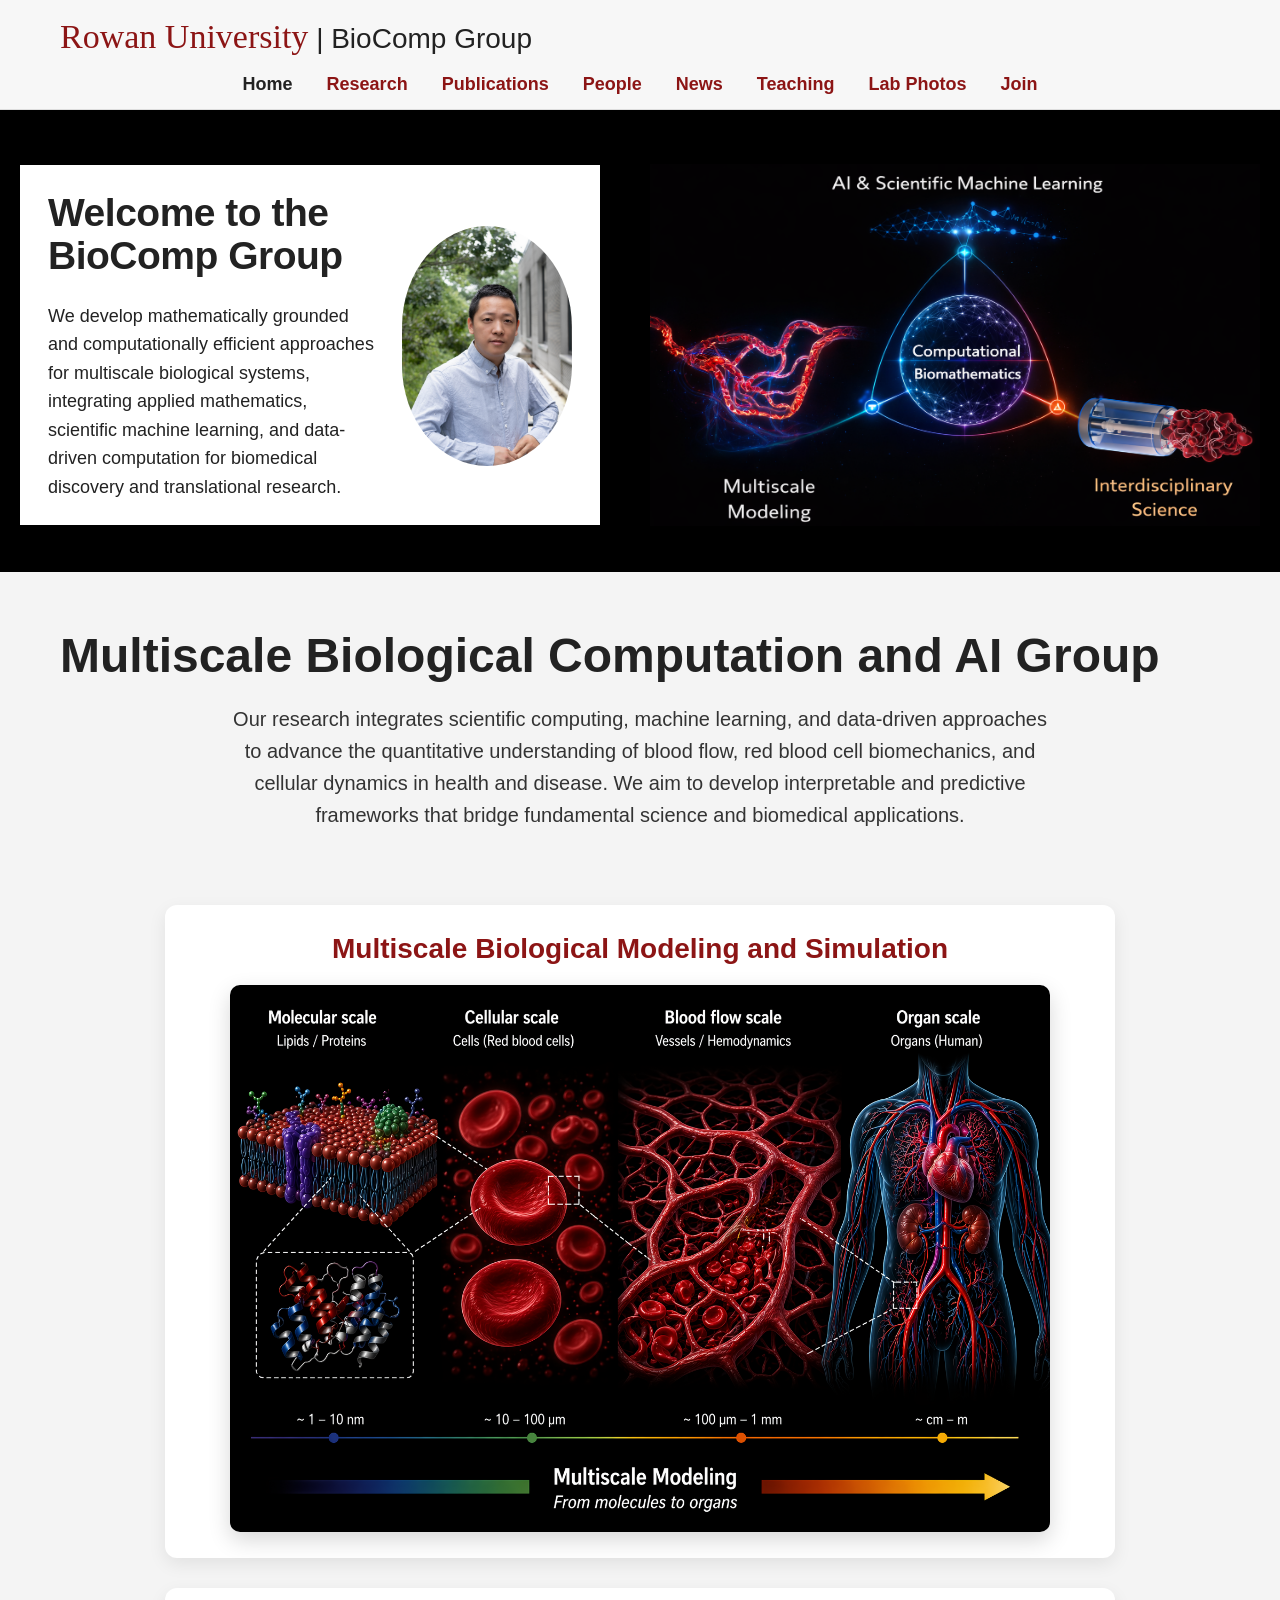
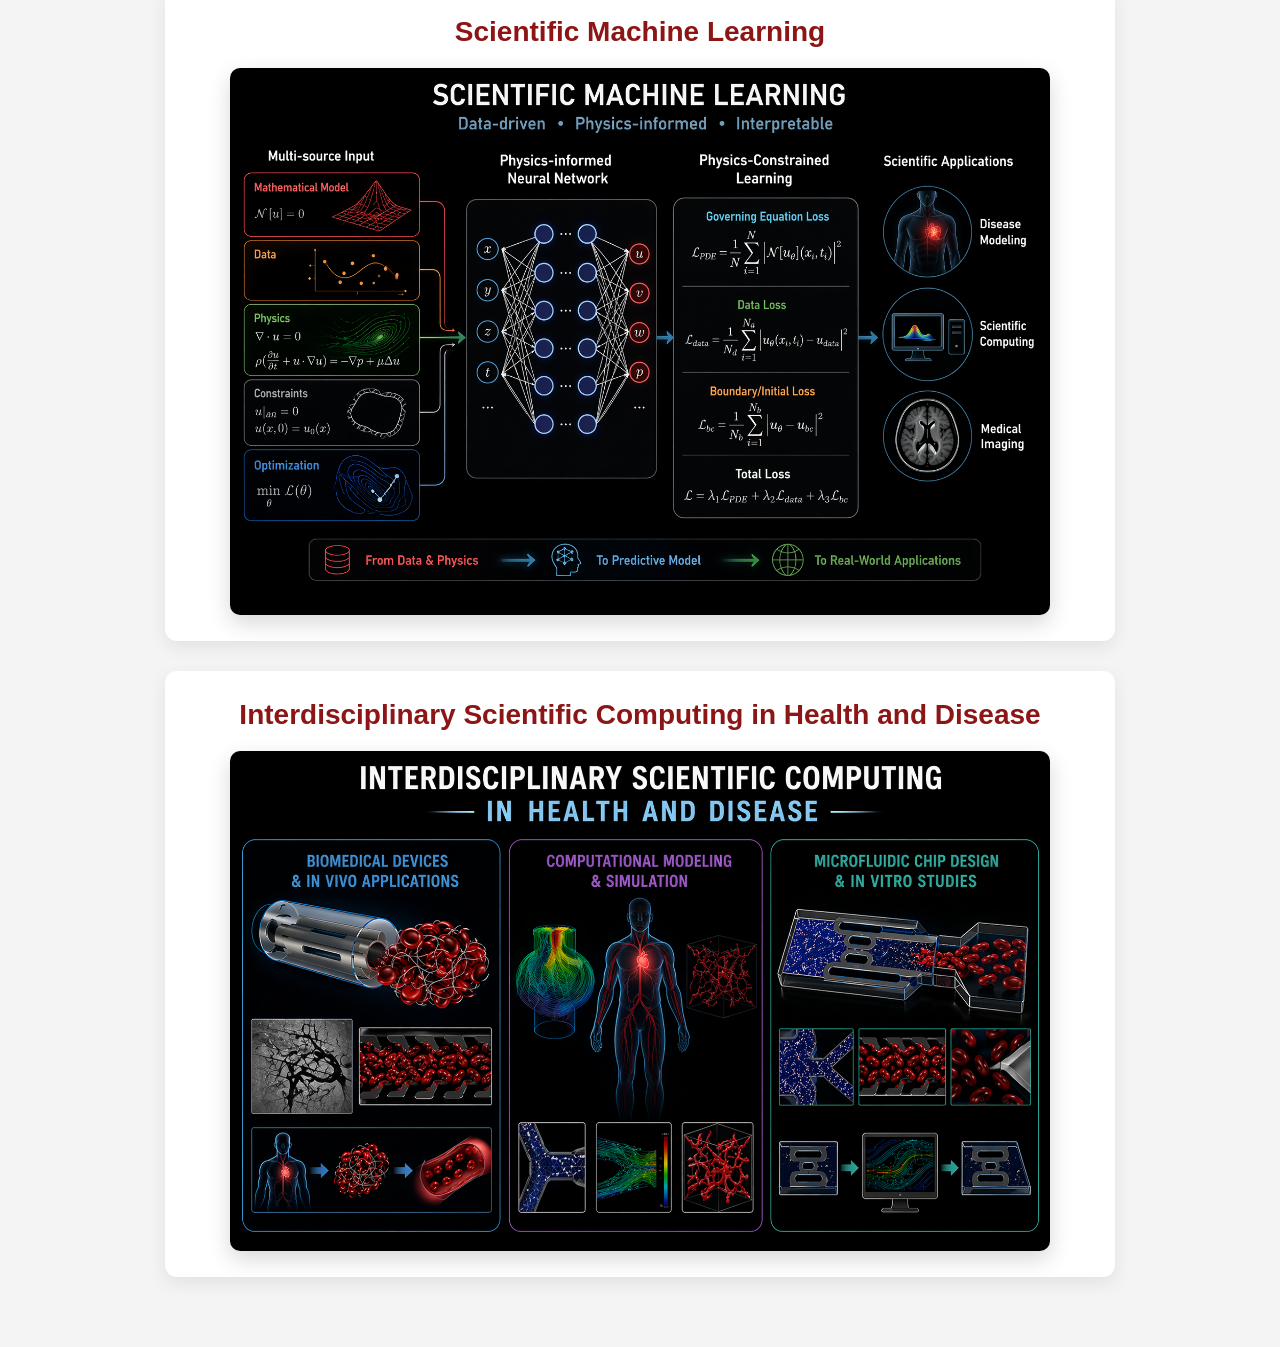
<file: index.html>
<!DOCTYPE html>
<html lang="en">
<head>
  <meta charset="UTF-8">
  <title>Home | BioComp Group</title>
  <link rel="stylesheet" href="style.css">
</head>

<body>

<header class="site-header">
  <div class="site-title">
    <span class="school">Rowan University</span> | BioComp Group
  </div>

  <nav class="top-nav">
    <a href="index.html" class="active">Home</a>
    <a href="research.html">Research</a>
    <a href="publications.html">Publications</a>
    <a href="people.html">People</a>
    <a href="news.html">News</a>
    <a href="teaching.html">Teaching</a>
    <a href="photos.html">Lab Photos</a>
    <a href="join.html">Join</a>
  </nav>
</header>

<!-- ===== HERO ===== -->
<section class="hero">
  <div class="hero-wrapper">

    <div class="hero-card">
      <div class="hero-content">

        <div class="hero-text">
          <h1>Welcome to the BioComp Group</h1>
          <p>
            We develop mathematically grounded and computationally efficient
            approaches for multiscale biological systems, integrating applied
            mathematics, scientific machine learning, and data-driven computation
            for biomedical discovery and translational research.
          </p>
        </div>

        <div class="hero-image">
          <img src="Guansheng_Li.jpg" alt="Guansheng Li">
        </div>

      </div>
    </div>

    <div class="hero-research-figure">
      <img src="Homepage.png" alt="Research overview">
    </div>

  </div>
</section>

<!-- ===== INTRO ===== -->
<section class="section intro-section">
  <h3>Multiscale Biological Computation and AI Group</h3>

  <p class="intro-text">
    Our research integrates scientific computing, machine learning, and data-driven
    approaches to advance the quantitative understanding of blood flow, red blood
    cell biomechanics, and cellular dynamics in health and disease. We aim to
    develop interpretable and predictive frameworks that bridge fundamental science
    and biomedical applications.
  </p>
</section>

<!-- ===== HOME RESEARCH DIRECTIONS ===== -->
<section class="section home-research-section">


  <div class="home-research-cards">

    <a href="research_multiscale.html" class="card home-research-card">
      <h4>Multiscale Biological Modeling and Simulation</h4>
      <div class="home-research-image">
        <img src="research_multiscale.png" alt="Multiscale Biological Modeling and Simulation">
      </div>
    </a>

    <a href="research_sciml.html" class="card home-research-card">
      <h4>Scientific Machine Learning</h4>
      <div class="home-research-image">
        <img src="research_sciml.png" alt="Scientific Machine Learning">
      </div>
    </a>

    <a href="research_interdisciplinary.html" class="card home-research-card">
      <h4>Interdisciplinary Scientific Computing in Health and Disease</h4>
      <div class="home-research-image">
        <img src="research_interdisciplinary.png" alt="Interdisciplinary Scientific Computing in Health and Disease">
      </div>
    </a>

  </div>
</section>

</body>
</html>
</file>
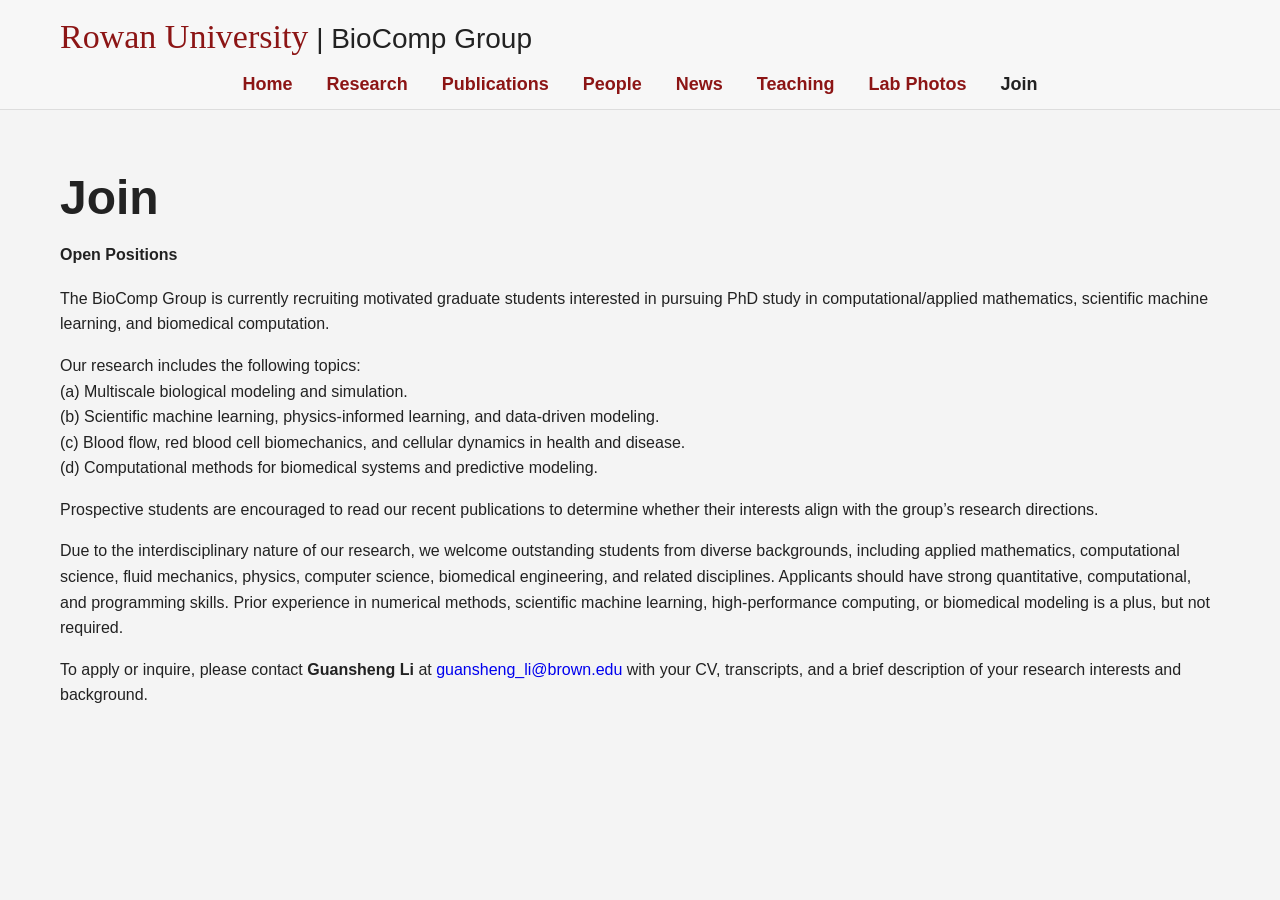
<file: join.html>
<!DOCTYPE html>
<html lang="en">
<head>
<meta charset="UTF-8">
<title>Join</title>
<link rel="stylesheet" href="style.css">
</head>

<body>

<header class="site-header">
  <div class="site-title">
    <span class="school">Rowan University</span> | BioComp Group
  </div>

  <nav class="top-nav">
    <a href="index.html">Home</a>
    <a href="research.html">Research</a>
    <a href="publications.html">Publications</a>
    <a href="people.html">People</a>
    <a href="news.html">News</a>
    <a href="teaching.html">Teaching</a>
    <a href="photos.html">Lab Photos</a>
    <a href="join.html" class="active">Join</a>
  </nav>
</header>

<section class="section">
<h3>Join</h3>

<div class="contact-list">
   <h4>Open Positions</h4>

<p>
  The BioComp Group is currently recruiting motivated graduate students interested in pursuing PhD study in computational/applied mathematics, scientific machine learning, and biomedical computation.
</p>

<p>
  Our research includes the following topics:<br>
  (a) Multiscale biological modeling and simulation.<br>
  (b) Scientific machine learning, physics-informed learning, and data-driven modeling.<br>
  (c) Blood flow, red blood cell biomechanics, and cellular dynamics in health and disease.<br>
  (d) Computational methods for biomedical systems and predictive modeling.
</p>

<p>
  Prospective students are encouraged to read our recent publications to determine whether their interests align with the group’s research directions.
</p>

<p>
  Due to the interdisciplinary nature of our research, we welcome outstanding students from diverse backgrounds, including applied mathematics, computational science, fluid mechanics, physics, computer science, biomedical engineering, and related disciplines. Applicants should have strong quantitative, computational, and programming skills. Prior experience in numerical methods, scientific machine learning, high-performance computing, or biomedical modeling is a plus, but not required.
</p>

<p>
  To apply or inquire, please contact <strong>Guansheng Li</strong> at
  <a href="mailto:guansheng_li@brown.edu">guansheng_li@brown.edu</a>
  with your CV, transcripts, and a brief description of your research interests and background.
</p>
</div>

</section>

</body>
</html>
</file>
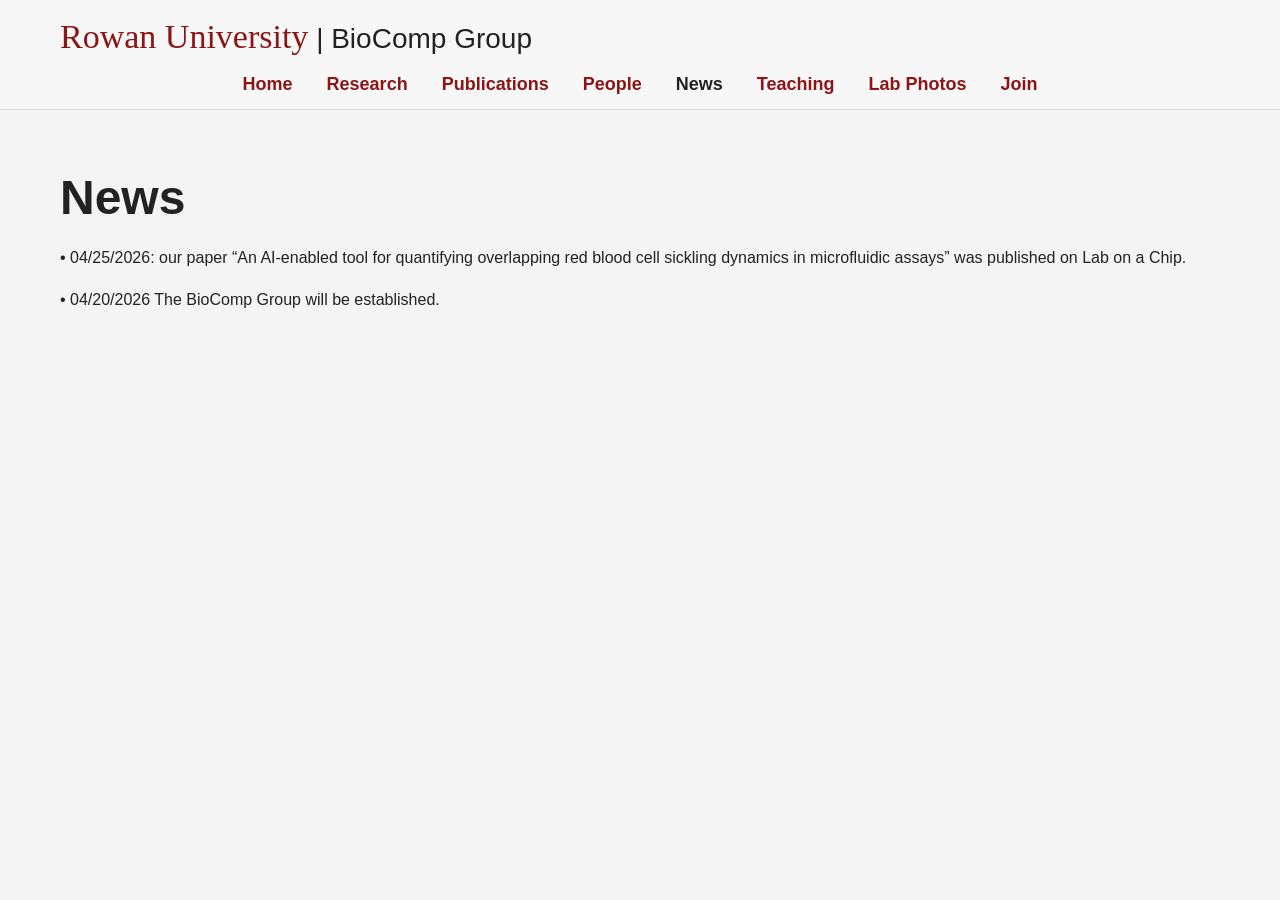
<file: news.html>
<!DOCTYPE html>
<html lang="en">
<head>
<meta charset="UTF-8">
<title>News</title>
<link rel="stylesheet" href="style.css">
</head>

<body>

<header class="site-header">
  <div class="site-title">
    <span class="school">Rowan University</span> | BioComp Group
  </div>

  <nav class="top-nav">
    <a href="index.html">Home</a>
    <a href="research.html">Research</a>
    <a href="publications.html">Publications</a>
    <a href="people.html">People</a>
    <a href="news.html" class="active">News</a>
    <a href="teaching.html">Teaching</a>
    <a href="photos.html">Lab Photos</a>
    <a href="join.html">Join</a>
  </nav>
</header>

<section class="section">
<h3>News</h3>

<div class="contact-list">
  <p>• 04/25/2026: our paper “An AI-enabled tool for quantifying overlapping red blood cell sickling dynamics in microfluidic assays” was published on Lab on a Chip.
  <p>• 04/20/2026 The BioComp Group will be established.</p>     
</div>

</section>

</body>
</html>
</file>
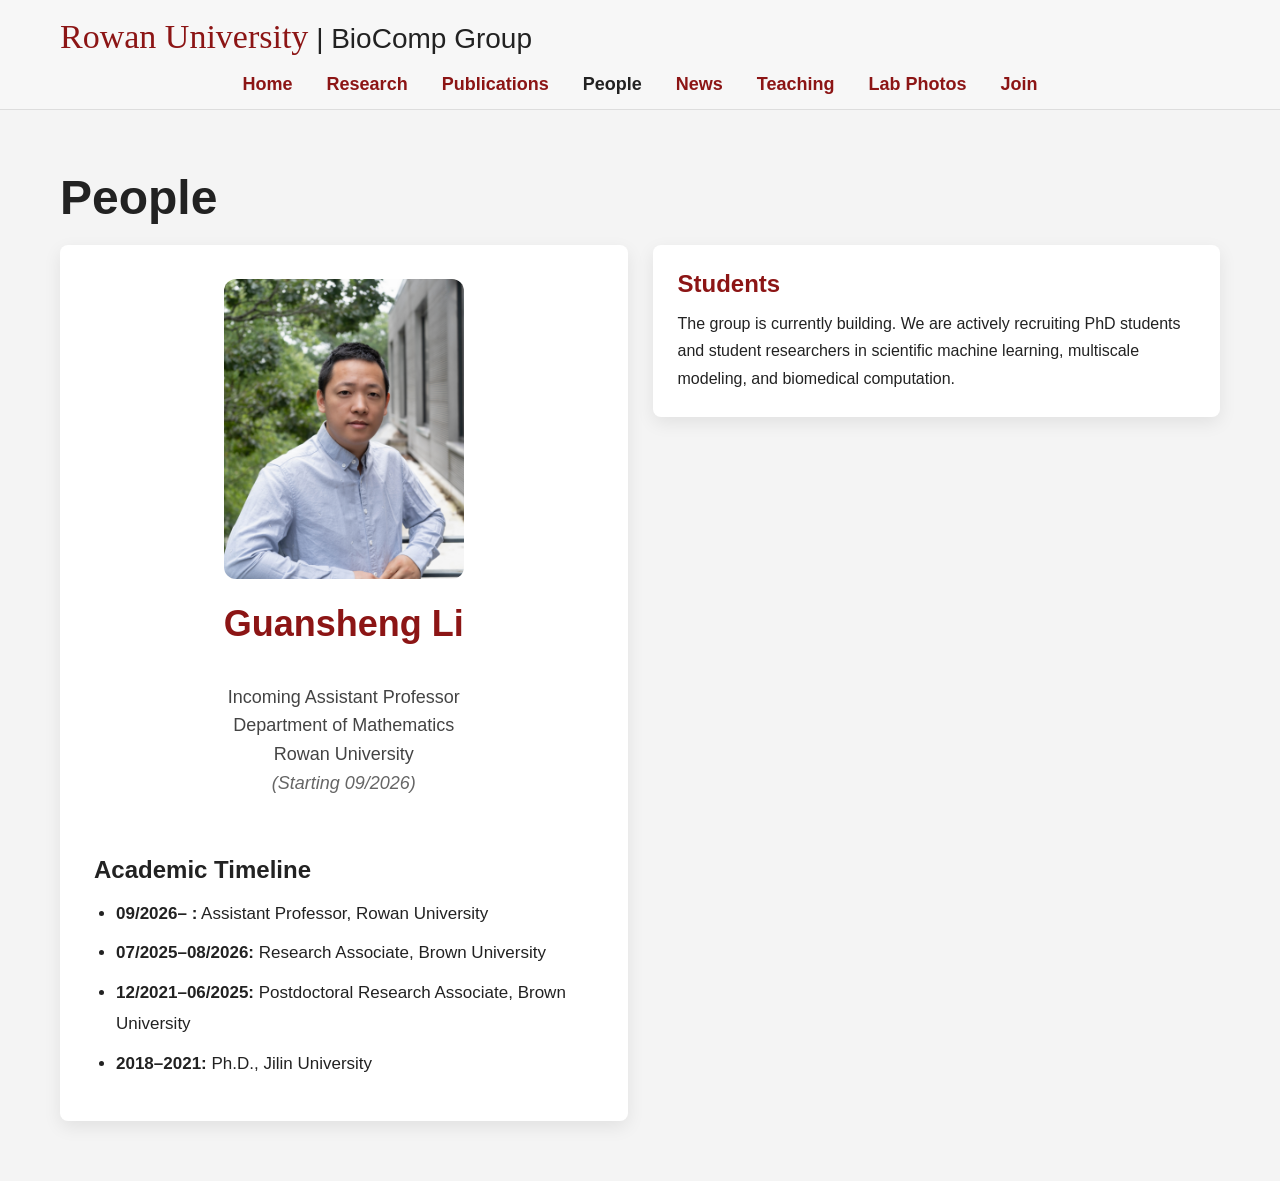
<file: people.html>
<!DOCTYPE html>
<html lang="en">
<head>
  <meta charset="UTF-8">
  <title>People | BioComp Group</title>
  <link rel="stylesheet" href="style.css">
</head>

<body>

<header class="site-header">
  <div class="site-title">
    <span class="school">Rowan University</span> | BioComp Group
  </div>

  <nav class="top-nav">
    <a href="index.html">Home</a>
    <a href="research.html">Research</a>
    <a href="publications.html">Publications</a>
    <a href="people.html" class="active">People</a>
    <a href="news.html">News</a>
    <a href="teaching.html">Teaching</a>
    <a href="photos.html">Lab Photos</a>
    <a href="join.html">Join</a>
  </nav>
</header>

<section class="section" id="people">
  <h3>People</h3>

  <div class="cards people-grid">

    <div class="card profile-card">
      <div class="profile-container">
        <div class="profile-photo">
          <img src="Guansheng_Li.jpg" alt="Guansheng Li">
        </div>

        <h2 class="name">Guansheng Li</h2>

        <p class="profile-title">
          Incoming Assistant Professor<br>
          Department of Mathematics<br>
          Rowan University<br>
          <span class="date">(Starting 09/2026)</span>
        </p>

        <div class="timeline-section">
          <h4>Academic Timeline</h4>
          <ul class="timeline">
            <li><strong>09/2026– :</strong> Assistant Professor, Rowan University</li>
            <li><strong>07/2025–08/2026:</strong> Research Associate, Brown University</li>
            <li><strong>12/2021–06/2025:</strong> Postdoctoral Research Associate, Brown University</li>            
            <li><strong>2018–2021:</strong> Ph.D., Jilin University</li>
            
          </ul>
        </div>
      </div>
    </div>

    <div class="card people-info-card">
      <h4>Students</h4>
      <p>
        The group is currently building. We are actively recruiting PhD students
        and student researchers in scientific machine learning, multiscale modeling,
        and biomedical computation.
      </p>
    </div>

  </div>
</section>

</body>
</html>
</file>
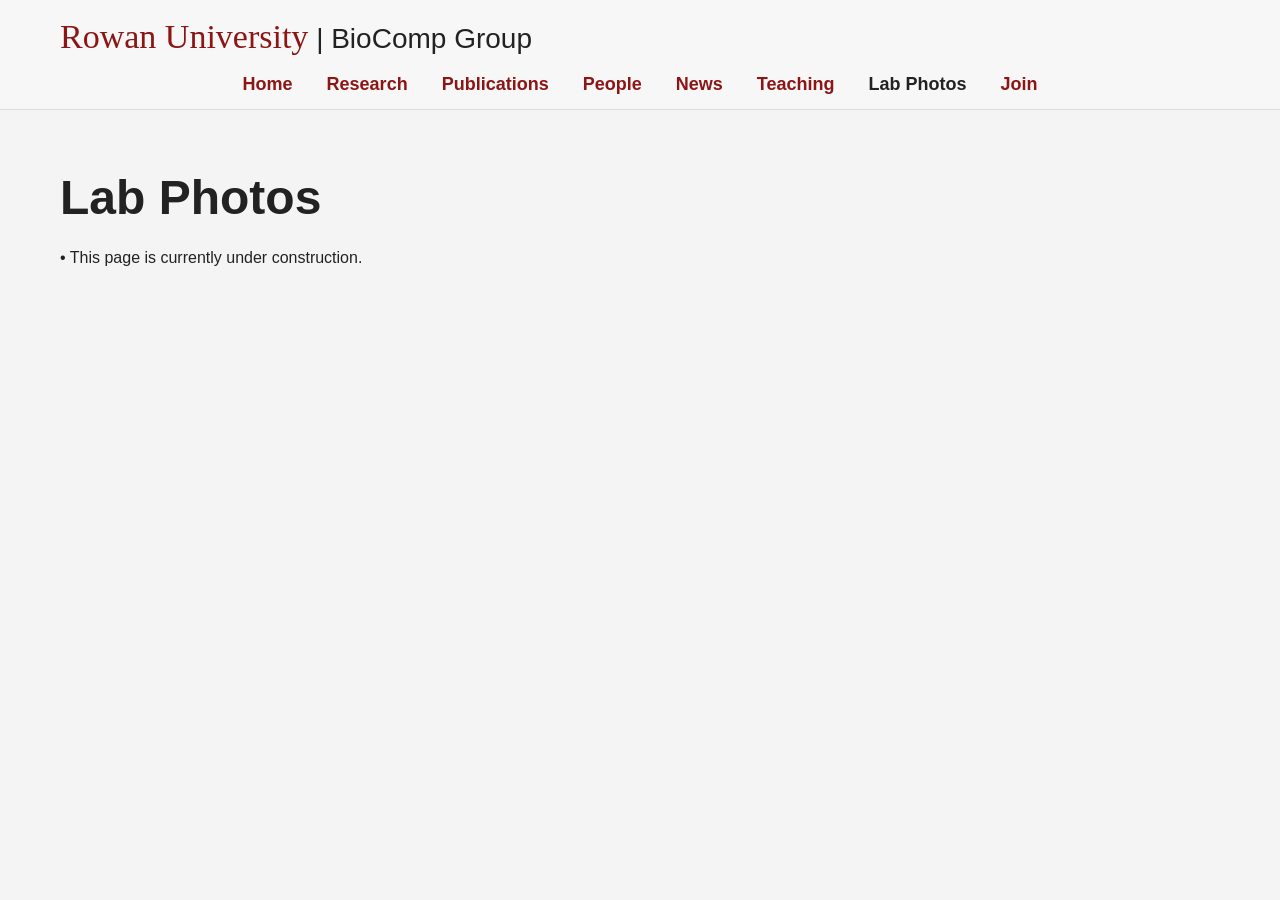
<file: photos.html>
<!DOCTYPE html>
<html lang="en">
<head>
<meta charset="UTF-8">
<title>Lab Photos</title>
<link rel="stylesheet" href="style.css">
</head>

<body>

<header class="site-header">
  <div class="site-title">
    <span class="school">Rowan University</span> | BioComp Group
  </div>

  <nav class="top-nav">
    <a href="index.html">Home</a>
    <a href="research.html">Research</a>
    <a href="publications.html">Publications</a>
    <a href="people.html">People</a>
    <a href="news.html">News</a>
    <a href="teaching.html">Teaching</a>
    <a href="photos.html" class="active">Lab Photos</a>
    <a href="join.html">Join</a>
  </nav>
</header>

<section class="section">
  <h3>Lab Photos</h3>

  <div class="contact-list">
    <p>• This page is currently under construction.</p>
  </div>

</section>

</body>
</html>
</file>
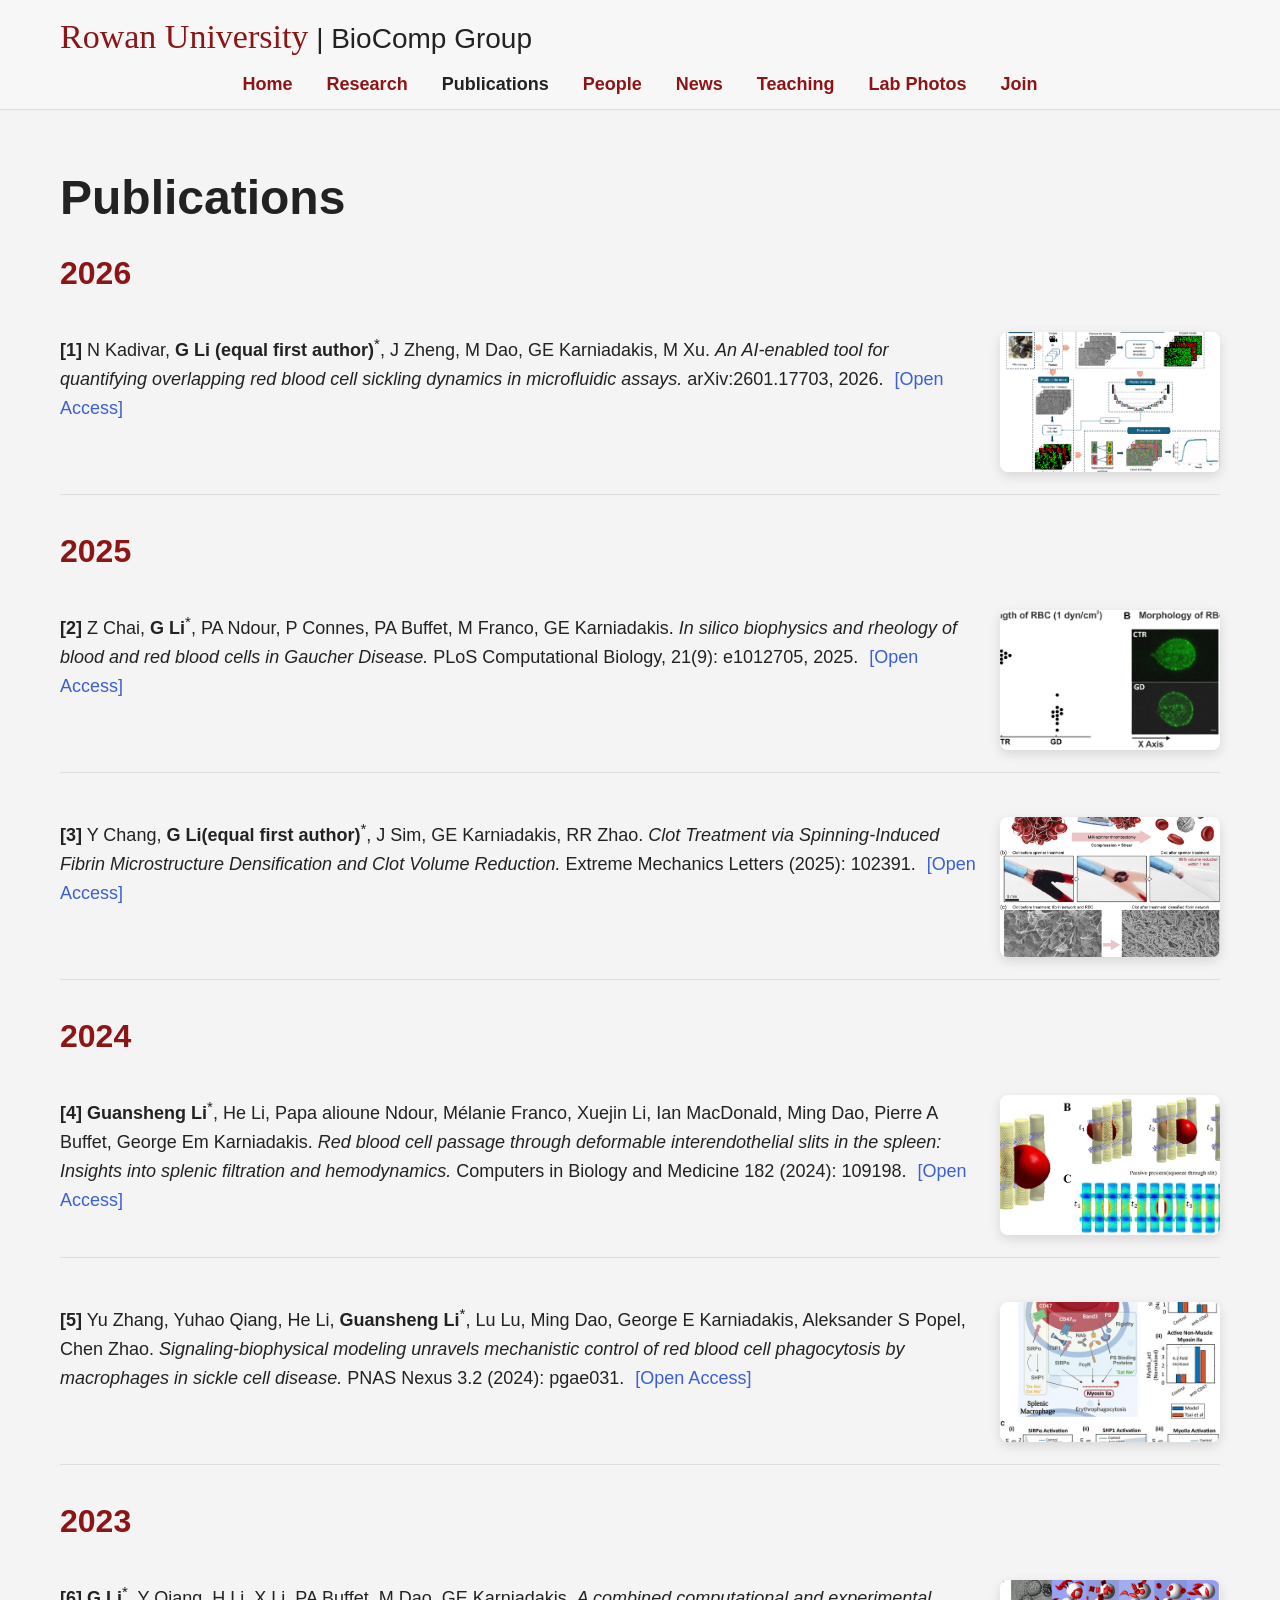
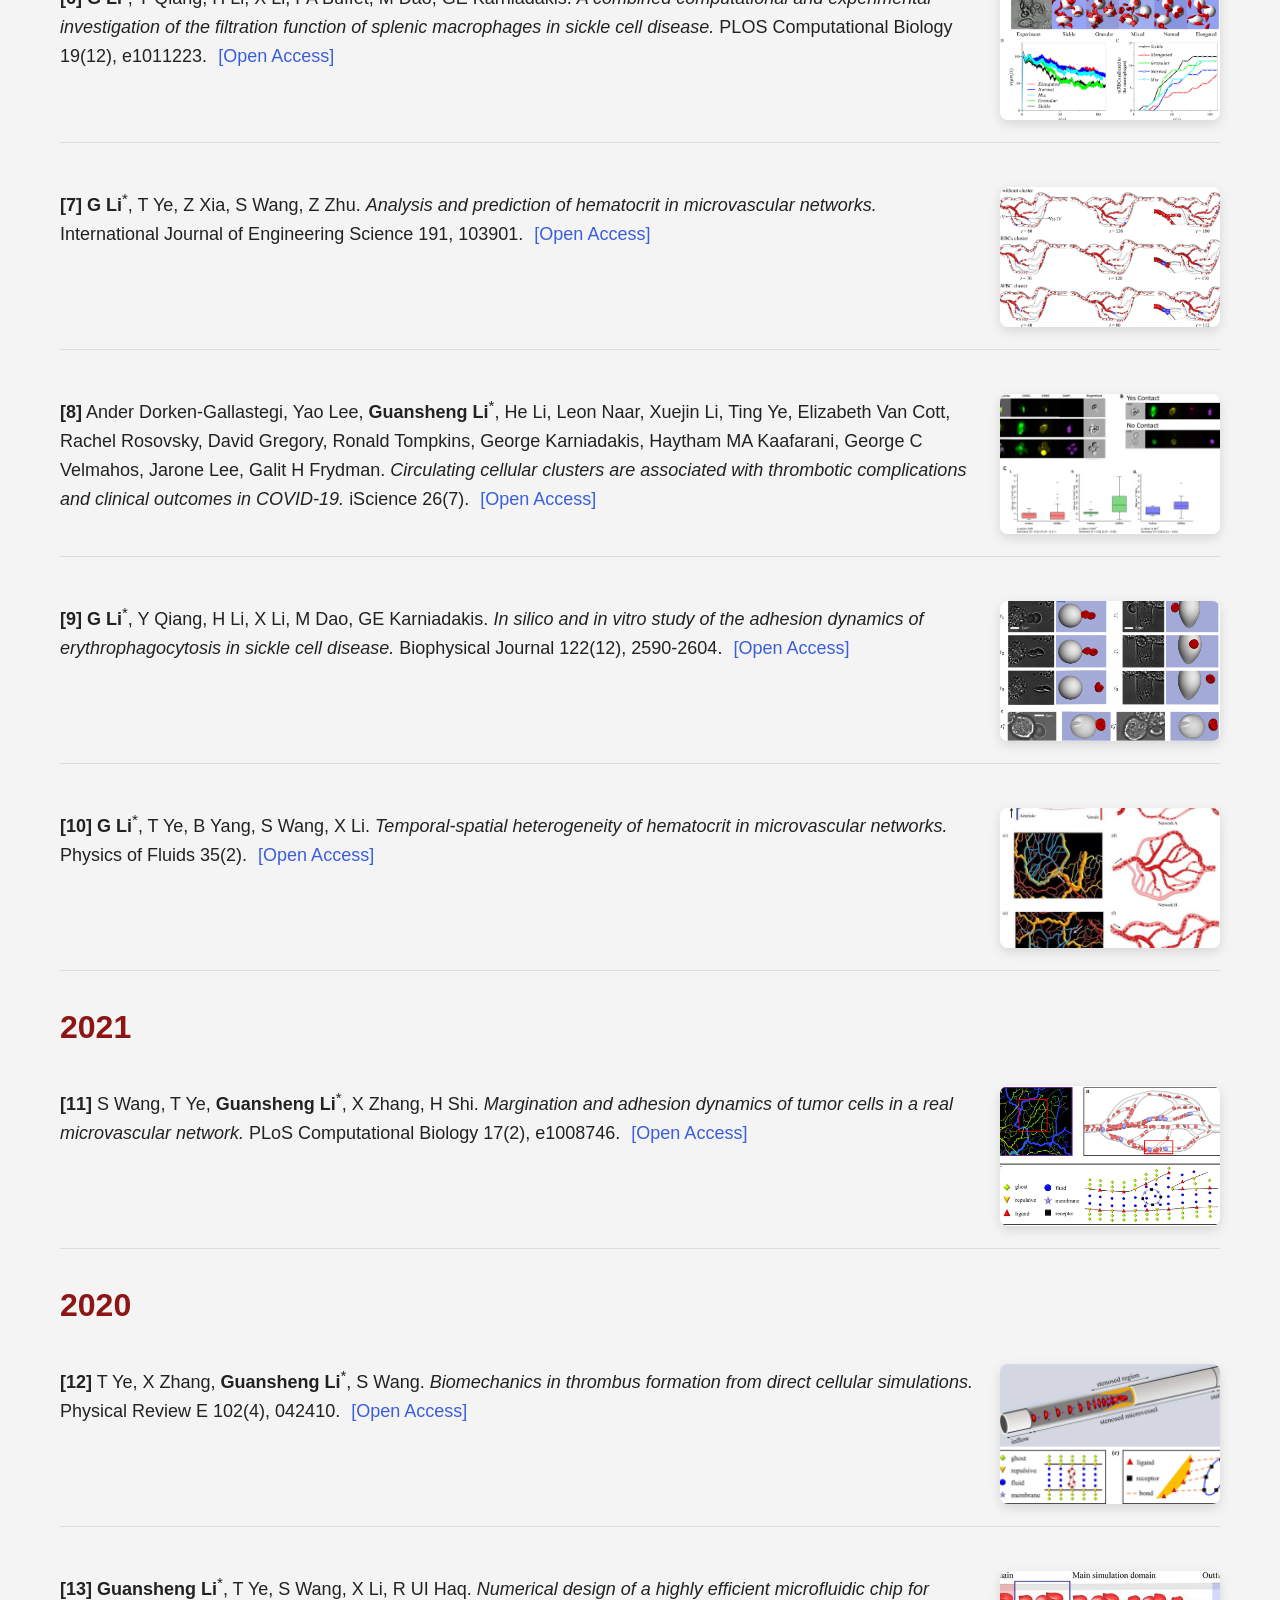
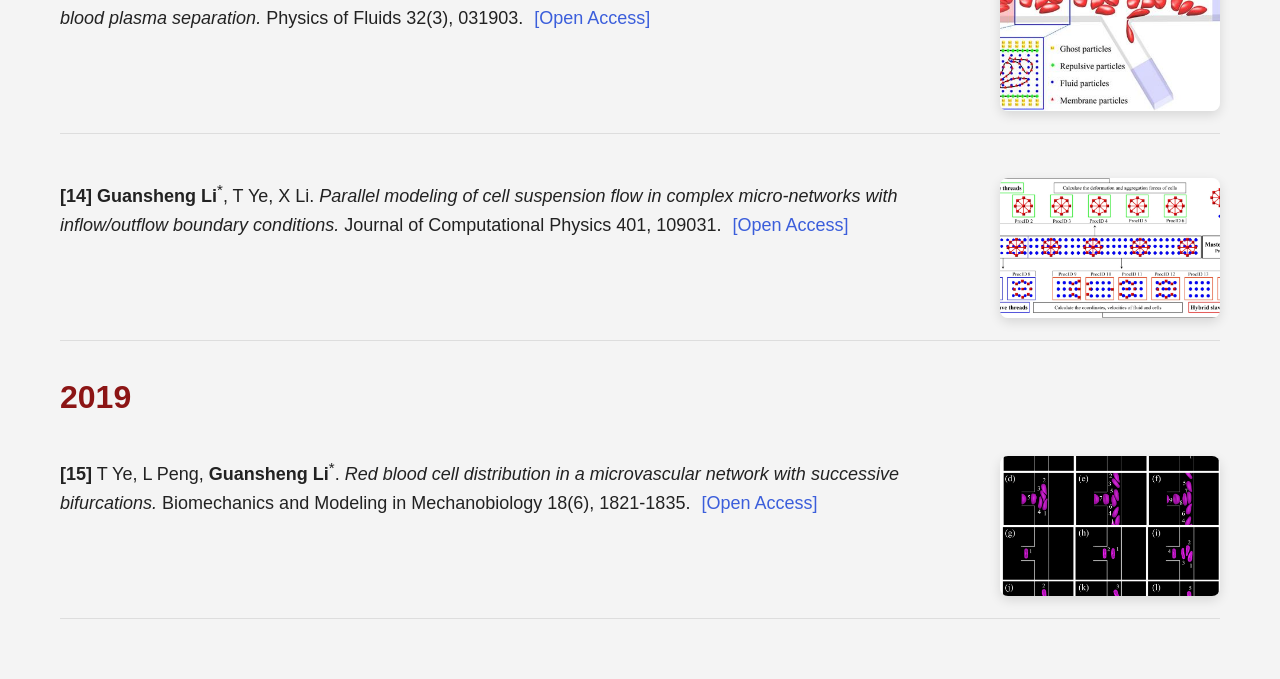
<file: publications.html>
<!DOCTYPE html>
<html lang="en">
<head>
  <meta charset="UTF-8">
  <title>Publications | BioComp Group</title>
  <link rel="stylesheet" href="style.css">
</head>

<body>

<header class="site-header">
  <div class="site-title">
    <span class="school">Rowan University</span> | BioComp Group
  </div>

  <nav class="top-nav">
    <a href="index.html">Home</a>
    <a href="research.html">Research</a>
    <a href="publications.html" class="active">Publications</a>
    <a href="people.html">People</a>
    <a href="news.html">News</a>
    <a href="teaching.html">Teaching</a>
    <a href="photos.html">Lab Photos</a>
    <a href="join.html">Join</a>
  </nav>
</header>

<section class="section" id="publications">
  <h3>Publications</h3>

  <div class="pub-wrapper">

    <div class="pub-year">2026</div>
    <div class="pub-list">
      <div class="pub-item">
        <div class="pub-text">
          <span class="pub-number">[1]</span>
          N Kadivar, <strong>G Li (equal first author)</strong><sup>*</sup>, J Zheng, M Dao, GE Karniadakis, M Xu.
          <span class="pub-title">
            An AI-enabled tool for quantifying overlapping red blood cell sickling dynamics in microfluidic assays.
          </span>
          arXiv:2601.17703, 2026.
          <a href="#" class="pub-link">[Open Access]</a>
        </div>
        <div class="pub-image">
          <img src="2026Figure1.jpg" alt="Paper 1 figure">
        </div>
      </div>
    </div>

    <div class="pub-year">2025</div>
    <div class="pub-list">
      <div class="pub-item">
        <div class="pub-text">
          <span class="pub-number">[2]</span>
          Z Chai, <strong>G Li</strong><sup>*</sup>, PA Ndour, P Connes, PA Buffet, M Franco, GE Karniadakis.
          <span class="pub-title">
            In silico biophysics and rheology of blood and red blood cells in Gaucher Disease.
          </span>
          PLoS Computational Biology, 21(9): e1012705, 2025.
          <a href="#" class="pub-link">[Open Access]</a>
        </div>
        <div class="pub-image">
          <img src="2025Figure1.PNG" alt="Paper 2 figure">
        </div>
      </div>

      <div class="pub-item">
        <div class="pub-text">
          <span class="pub-number">[3]</span>
          Y Chang, <strong>G Li(equal first author)</strong><sup>*</sup>, J Sim, GE Karniadakis, RR Zhao.
          <span class="pub-title">
            Clot Treatment via Spinning-Induced Fibrin Microstructure Densification and Clot Volume Reduction.
          </span>
          Extreme Mechanics Letters (2025): 102391.
          <a href="#" class="pub-link">[Open Access]</a>
        </div>
        <div class="pub-image">
          <img src="2025Figure2.jpg" alt="Paper 3 figure">
        </div>
      </div>
    </div>

    <div class="pub-year">2024</div>
    <div class="pub-list">
      <div class="pub-item">
        <div class="pub-text">
          <span class="pub-number">[4]</span>
          <strong>Guansheng Li</strong><sup>*</sup>, He Li, Papa alioune Ndour, Mélanie Franco, Xuejin Li, Ian MacDonald, Ming Dao, Pierre A Buffet, George Em Karniadakis.
          <span class="pub-title">
            Red blood cell passage through deformable interendothelial slits in the spleen: Insights into splenic filtration and hemodynamics.
          </span>
          Computers in Biology and Medicine 182 (2024): 109198.
          <a href="#" class="pub-link">[Open Access]</a>
        </div>
        <div class="pub-image">
          <img src="2024Figure1.jpg" alt="Paper 4 figure">
        </div>
      </div>

      <div class="pub-item">
        <div class="pub-text">
          <span class="pub-number">[5]</span>
          Yu Zhang, Yuhao Qiang, He Li, <strong>Guansheng Li</strong><sup>*</sup>, Lu Lu, Ming Dao, George E Karniadakis, Aleksander S Popel, Chen Zhao.
          <span class="pub-title">
            Signaling-biophysical modeling unravels mechanistic control of red blood cell phagocytosis by macrophages in sickle cell disease.
          </span>
          PNAS Nexus 3.2 (2024): pgae031.
          <a href="#" class="pub-link">[Open Access]</a>
        </div>
        <div class="pub-image">
          <img src="2024Figure2.jpeg" alt="Paper 5 figure">
        </div>
      </div>
    </div>

    <div class="pub-year">2023</div>
    <div class="pub-list">
      <div class="pub-item">
        <div class="pub-text">
          <span class="pub-number">[6]</span>
          <strong>G Li</strong><sup>*</sup>, Y Qiang, H Li, X Li, PA Buffet, M Dao, GE Karniadakis.
          <span class="pub-title">
            A combined computational and experimental investigation of the filtration function of splenic macrophages in sickle cell disease.
          </span>
          PLOS Computational Biology 19(12), e1011223.
          <a href="#" class="pub-link">[Open Access]</a>
        </div>
        <div class="pub-image">
          <img src="2023Figure1.PNG" alt="Paper 6 figure">
        </div>
      </div>

      <div class="pub-item">
        <div class="pub-text">
          <span class="pub-number">[7]</span>
          <strong>G Li</strong><sup>*</sup>, T Ye, Z Xia, S Wang, Z Zhu.
          <span class="pub-title">
            Analysis and prediction of hematocrit in microvascular networks.
          </span>
          International Journal of Engineering Science 191, 103901.
          <a href="#" class="pub-link">[Open Access]</a>
        </div>
        <div class="pub-image">
          <img src="2023Figure2.jpg" alt="Paper 7 figure">
        </div>
      </div>

      <div class="pub-item">
        <div class="pub-text">
          <span class="pub-number">[8]</span>
          Ander Dorken-Gallastegi, Yao Lee, <strong>Guansheng Li</strong><sup>*</sup>, He Li, Leon Naar, Xuejin Li, Ting Ye, Elizabeth Van Cott, Rachel Rosovsky, David Gregory, Ronald Tompkins, George Karniadakis, Haytham MA Kaafarani, George C Velmahos, Jarone Lee, Galit H Frydman.
          <span class="pub-title">
            Circulating cellular clusters are associated with thrombotic complications and clinical outcomes in COVID-19.
          </span>
          iScience 26(7).
          <a href="#" class="pub-link">[Open Access]</a>
        </div>
        <div class="pub-image">
          <img src="2023Figure3.jpg" alt="Paper 8 figure">
        </div>
      </div>

      <div class="pub-item">
        <div class="pub-text">
          <span class="pub-number">[9]</span>
          <strong>G Li</strong><sup>*</sup>, Y Qiang, H Li, X Li, M Dao, GE Karniadakis.
          <span class="pub-title">
            In silico and in vitro study of the adhesion dynamics of erythrophagocytosis in sickle cell disease.
          </span>
          Biophysical Journal 122(12), 2590-2604.
          <a href="#" class="pub-link">[Open Access]</a>
        </div>
        <div class="pub-image">
          <img src="2023Figure4.jpg" alt="Paper 9 figure">
        </div>
      </div>

      <div class="pub-item">
        <div class="pub-text">
          <span class="pub-number">[10]</span>
          <strong>G Li</strong><sup>*</sup>, T Ye, B Yang, S Wang, X Li.
          <span class="pub-title">
            Temporal-spatial heterogeneity of hematocrit in microvascular networks.
          </span>
          Physics of Fluids 35(2).
          <a href="#" class="pub-link">[Open Access]</a>
        </div>
        <div class="pub-image">
          <img src="2023Figure5.jpeg" alt="Paper 10 figure">
        </div>
      </div>
    </div>

    <div class="pub-year">2021</div>
    <div class="pub-list">
      <div class="pub-item">
        <div class="pub-text">
          <span class="pub-number">[11]</span>
          S Wang, T Ye, <strong>Guansheng Li</strong><sup>*</sup>, X Zhang, H Shi.
          <span class="pub-title">
            Margination and adhesion dynamics of tumor cells in a real microvascular network.
          </span>
          PLoS Computational Biology 17(2), e1008746.
          <a href="#" class="pub-link">[Open Access]</a>
        </div>
        <div class="pub-image">
          <img src="2021Figure1.PNG" alt="Paper 11 figure">
        </div>
      </div>
    </div>

    <div class="pub-year">2020</div>
    <div class="pub-list">
      <div class="pub-item">
        <div class="pub-text">
          <span class="pub-number">[12]</span>
          T Ye, X Zhang, <strong>Guansheng Li</strong><sup>*</sup>, S Wang.
          <span class="pub-title">
            Biomechanics in thrombus formation from direct cellular simulations.
          </span>
          Physical Review E 102(4), 042410.
          <a href="#" class="pub-link">[Open Access]</a>
        </div>
        <div class="pub-image">
          <img src="2020Figure1.png" alt="Paper 12 figure">
        </div>
      </div>

      <div class="pub-item">
        <div class="pub-text">
          <span class="pub-number">[13]</span>
          <strong>Guansheng Li</strong><sup>*</sup>, T Ye, S Wang, X Li, R UI Haq.
          <span class="pub-title">
            Numerical design of a highly efficient microfluidic chip for blood plasma separation.
          </span>
          Physics of Fluids 32(3), 031903.
          <a href="#" class="pub-link">[Open Access]</a>
        </div>
        <div class="pub-image">
          <img src="2020Figure2.jpeg" alt="Paper 13 figure">
        </div>
      </div>

      <div class="pub-item">
        <div class="pub-text">
          <span class="pub-number">[14]</span>
          <strong>Guansheng Li</strong><sup>*</sup>, T Ye, X Li.
          <span class="pub-title">
            Parallel modeling of cell suspension flow in complex micro-networks with inflow/outflow boundary conditions.
          </span>
          Journal of Computational Physics 401, 109031.
          <a href="#" class="pub-link">[Open Access]</a>
        </div>
        <div class="pub-image">
          <img src="2020Figure3.jpg" alt="Paper 14 figure">
        </div>
      </div>
    </div>

    <div class="pub-year">2019</div>
    <div class="pub-list">
      <div class="pub-item">
        <div class="pub-text">
          <span class="pub-number">[15]</span>
          T Ye, L Peng, <strong>Guansheng Li</strong><sup>*</sup>.
          <span class="pub-title">
            Red blood cell distribution in a microvascular network with successive bifurcations.
          </span>
          Biomechanics and Modeling in Mechanobiology 18(6), 1821-1835.
          <a href="#" class="pub-link">[Open Access]</a>
        </div>
        <div class="pub-image">
          <img src="2019Figure1.png" alt="Paper 15 figure">
        </div>
      </div>
    </div>

  </div>
</section>

</body>
</html>
</file>
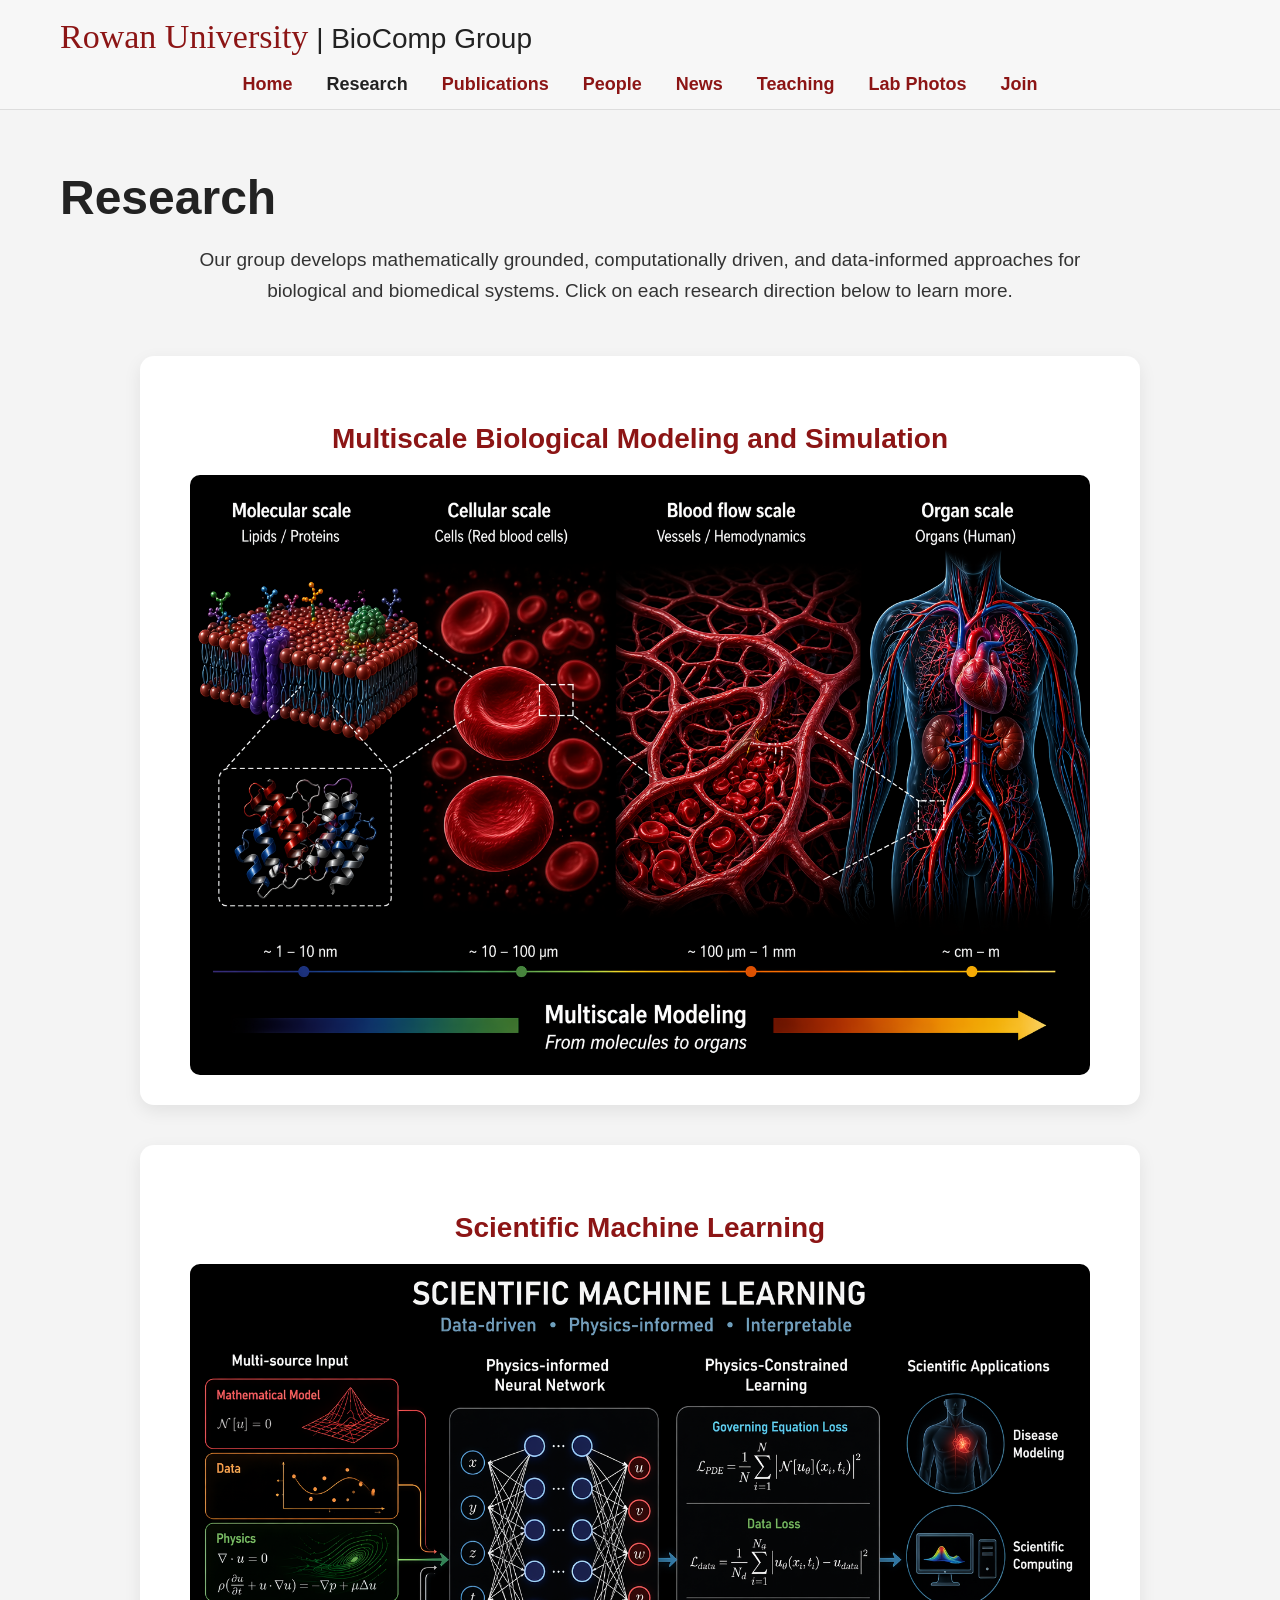
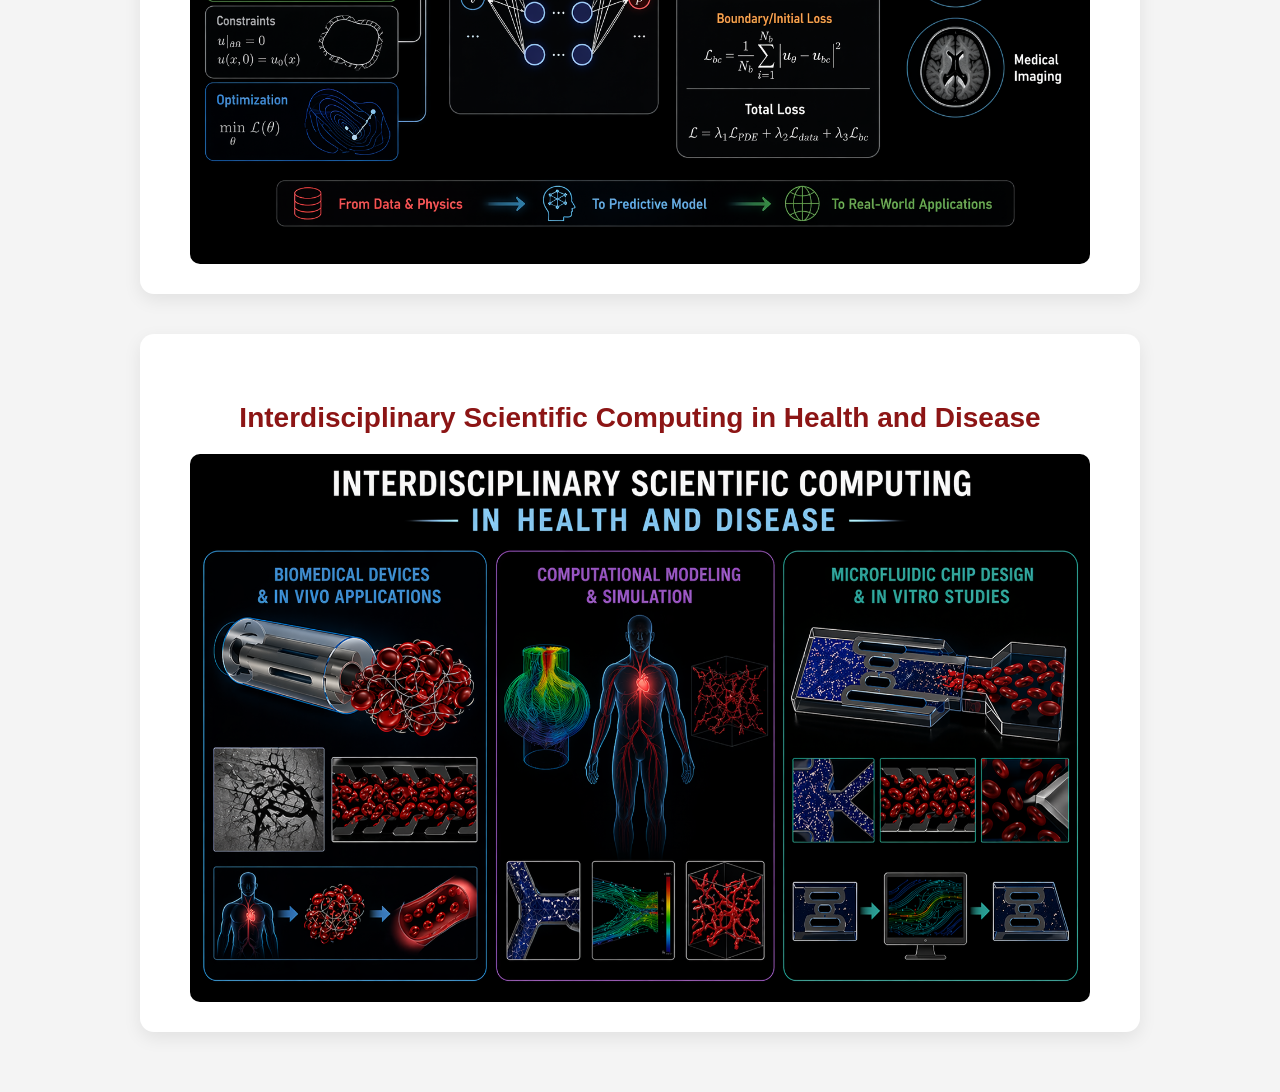
<file: research.html>
<!DOCTYPE html>
<html lang="en">
<head>
  <meta charset="UTF-8">
  <title>Research | BioComp Group</title>
  <link rel="stylesheet" href="style.css">
</head>

<body>

<header class="site-header">
  <div class="site-title">
    <span class="school">Rowan University</span> | BioComp Group
  </div>

  <nav class="top-nav">
    <a href="index.html">Home</a>
    <a href="research.html" class="active">Research</a>
    <a href="publications.html">Publications</a>
    <a href="people.html">People</a>
    <a href="news.html">News</a>
    <a href="teaching.html">Teaching</a>
    <a href="photos.html">Lab Photos</a>
    <a href="join.html">Join</a>
  </nav>
</header>

<section class="section">
  <h3>Research</h3>

  <p class="research-intro">
    Our group develops mathematically grounded, computationally driven, and data-informed
    approaches for biological and biomedical systems. Click on each research direction below
    to learn more.
  </p>

  <div class="cards research-cards">

    <a href="research_multiscale.html" class="card research-link-card">
      <h4>Multiscale Biological Modeling and Simulation</h4>
      <div class="research-card-image">
        <img src="research_multiscale.png" alt="Multiscale Biological Modeling and Simulation">
      </div>
    </a>

    <a href="research_sciml.html" class="card research-link-card">
      <h4>Scientific Machine Learning</h4>
      <div class="research-card-image">
        <img src="research_sciml.png" alt="Scientific Machine Learning">
      </div>
    </a>

    <a href="research_interdisciplinary.html" class="card research-link-card">
      <h4>Interdisciplinary Scientific Computing in Health and Disease</h4>
      <div class="research-card-image">
        <img src="research_interdisciplinary.png" alt="Interdisciplinary Scientific Computing in Health and Disease">
      </div>
    </a>

  </div>
</section>

</body>
</html>
</file>
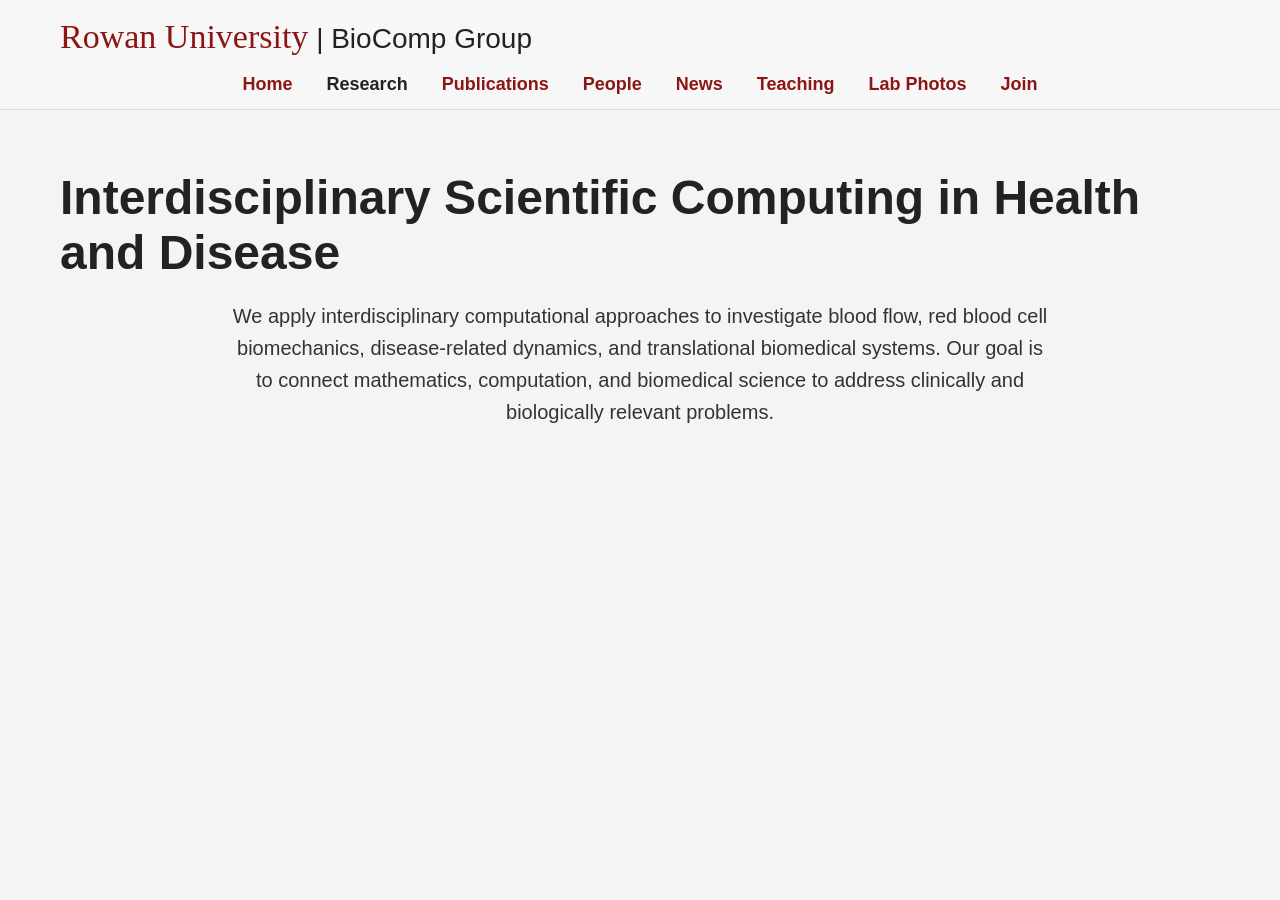
<file: research_interdicipinary.html>
<!DOCTYPE html>
<html lang="en">
<head>
<meta charset="UTF-8">
<title>Interdisciplinary Scientific Computing in Health and Disease | BioComp Group</title>
<link rel="stylesheet" href="style.css">
</head>

<body>

<header class="site-header">
  <div class="site-title">
    <span class="school">Rowan University</span> | BioComp Group
  </div>

  <nav class="top-nav">
    <a href="index.html">Home</a>
    <a href="research.html" class="active">Research</a>
    <a href="publications.html">Publications</a>
    <a href="people.html">People</a>
    <a href="news.html">News</a>
    <a href="teaching.html">Teaching</a>
    <a href="photos.html">Lab Photos</a>
    <a href="join.html">Join</a>
  </nav>
</header>

<section class="section">
  <h3>Interdisciplinary Scientific Computing in Health and Disease</h3>
  <p class="intro-text">
    We apply interdisciplinary computational approaches to investigate blood flow,
    red blood cell biomechanics, disease-related dynamics, and translational biomedical
    systems. Our goal is to connect mathematics, computation, and biomedical science
    to address clinically and biologically relevant problems.
  </p>
</section>

</body>
</html>
</file>
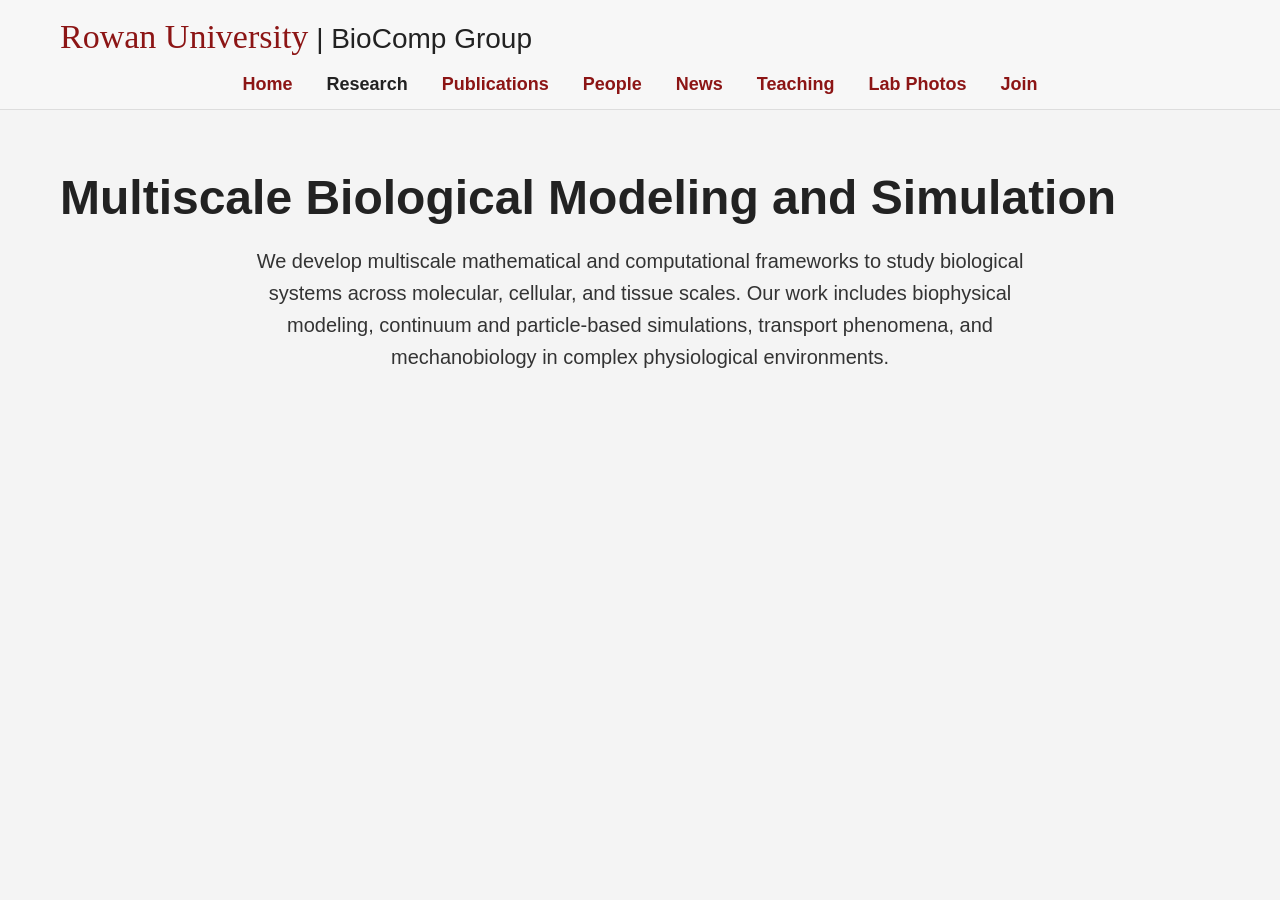
<file: research_multiscale.html>
<!DOCTYPE html>
<html lang="en">
<head>
<meta charset="UTF-8">
<title>Multiscale Biological Modeling and Simulation | BioComp Group</title>
<link rel="stylesheet" href="style.css">
</head>

<body>

<header class="site-header">
  <div class="site-title">
    <span class="school">Rowan University</span> | BioComp Group
  </div>

  <nav class="top-nav">
    <a href="index.html">Home</a>
    <a href="research.html" class="active">Research</a>
    <a href="publications.html">Publications</a>
    <a href="people.html">People</a>
    <a href="news.html">News</a>
    <a href="teaching.html">Teaching</a>
    <a href="photos.html">Lab Photos</a>
    <a href="join.html">Join</a>
  </nav>
</header>

<section class="section">
  <h3>Multiscale Biological Modeling and Simulation</h3>
  <p class="intro-text">
    We develop multiscale mathematical and computational frameworks to study biological
    systems across molecular, cellular, and tissue scales. Our work includes biophysical
    modeling, continuum and particle-based simulations, transport phenomena, and
    mechanobiology in complex physiological environments.
  </p>
</section>

</body>
</html>
</file>
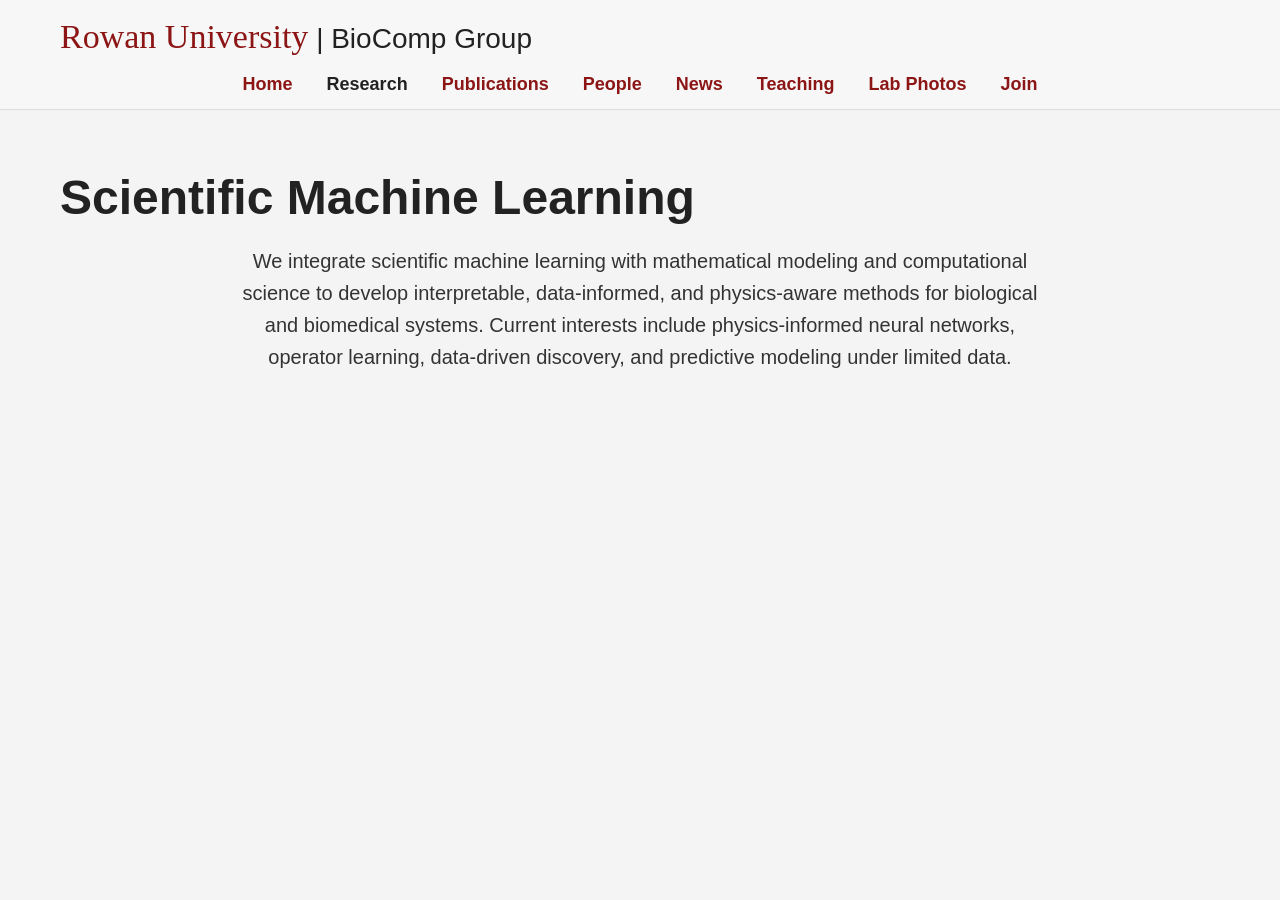
<file: research_sciml.html>
<!DOCTYPE html>
<html lang="en">
<head>
<meta charset="UTF-8">
<title>Scientific Machine Learning | BioComp Group</title>
<link rel="stylesheet" href="style.css">
</head>

<body>

<header class="site-header">
  <div class="site-title">
    <span class="school">Rowan University</span> | BioComp Group
  </div>

  <nav class="top-nav">
    <a href="index.html">Home</a>
    <a href="research.html" class="active">Research</a>
    <a href="publications.html">Publications</a>
    <a href="people.html">People</a>
    <a href="news.html">News</a>
    <a href="teaching.html">Teaching</a>
    <a href="photos.html">Lab Photos</a>
    <a href="join.html">Join</a>
  </nav>
</header>

<section class="section">
  <h3>Scientific Machine Learning</h3>
  <p class="intro-text">
    We integrate scientific machine learning with mathematical modeling and computational
    science to develop interpretable, data-informed, and physics-aware methods for biological
    and biomedical systems. Current interests include physics-informed neural networks,
    operator learning, data-driven discovery, and predictive modeling under limited data.
  </p>
</section>

</body>
</html>
</file>
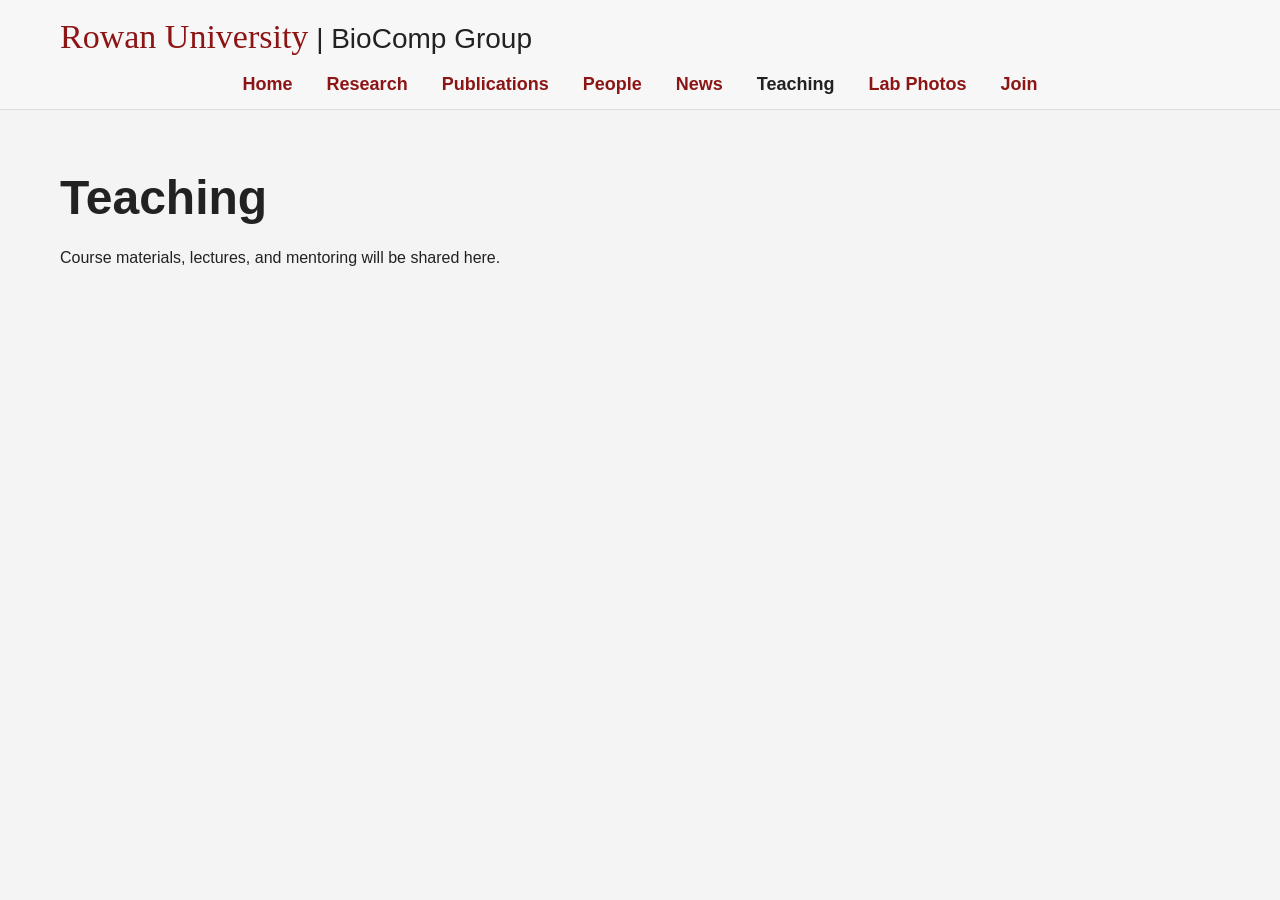
<file: teaching.html>
<!DOCTYPE html>
<html lang="en">
<head>
<meta charset="UTF-8">
<title>Teaching</title>
<link rel="stylesheet" href="style.css">
</head>

<body>

<header class="site-header">
  <div class="site-title">
    <span class="school">Rowan University</span> | BioComp Group
  </div>

  <nav class="top-nav">
    <a href="index.html">Home</a>
    <a href="research.html">Research</a>
    <a href="publications.html">Publications</a>
    <a href="people.html">People</a>
    <a href="news.html">News</a>
    <a href="teaching.html" class="active">Teaching</a>
    <a href="photos.html">Lab Photos</a>
    <a href="join.html">Join</a>
  </nav>
</header>

<section class="section">
<h3>Teaching</h3>

<div class="contact-list">
  <p>Course materials, lectures, and mentoring will be shared here.</p>
</div>

</section>

</body>
</html>
</file>
<file: style.css>
/* ===== 基础 ===== */
* {
  box-sizing: border-box;
}

body {
  margin: 0;
  font-family: "Helvetica Neue", Arial, sans-serif;
  background: #f4f4f4;
  color: #222;
}

a {
  text-decoration: none;
}

/* ===== HEADER ===== */
.site-header {
  background: #f7f7f7;
  border-bottom: 1px solid #ddd;
  padding: 18px 60px 14px;
}

.site-title {
  font-size: 28px;
  font-weight: 500;
}

.site-title .school {
  color: #8c1515;
  font-size: 34px;
  font-family: Georgia, serif;
}

.top-nav {
  display: flex;
  justify-content: center;
  gap: 34px;
  margin-top: 18px;
  flex-wrap: wrap;
}

.top-nav a {
  color: #8c1515;
  font-size: 18px;
  font-weight: 600;
}

.top-nav a.active {
  color: #222;
}

/* ===== HERO ===== */
.hero {
  background: #000;
  padding: 54px 20px 46px;
}

.hero-wrapper {
  display: flex;
  gap: 50px;
  max-width: 1400px;
  margin: 0 auto;
  align-items: center;
}

.hero-card {
  background: #ffffff;
  padding: 26px 28px 24px;
  box-shadow: 0 10px 30px rgba(0, 0, 0, 0.22);
  flex: 0 0 580px;
}

.hero-content {
  display: flex;
  align-items: center;
  justify-content: space-between;
  gap: 26px;
}

.hero-text {
  flex: 1;
  max-width: 360px;
}

.hero-content h1 {
  font-size: 39px;
  line-height: 1.12;
  margin: 0 0 24px 0;
  font-weight: 700;
  letter-spacing: -0.5px;
}

.hero-content p {
  font-size: 18px;
  line-height: 1.58;
  margin: 0;
  color: #222;
}

.hero-image {
  flex: 0 0 auto;
}

.hero-image img {
  width: 170px;
  height: 240px;
  object-fit: cover;
  border-radius: 50% / 42%;
  display: block;
}

.hero-research-figure {
  flex: 1;
  display: flex;
  align-items: center;
}

.hero-research-figure img {
  width: 100%;
  max-width: 900px;
  height: auto;
  display: block;
  background: transparent;
}

/* ===== SECTION ===== */
.section {
  max-width: 1200px;
  margin: auto;
  padding: 60px 20px;
}

.section h3 {
  font-size: 48px;
  margin-top: 0;
  margin-bottom: 20px;
  line-height: 1.15;
}

.section p {
  line-height: 1.6;
}

.intro-section {
  padding-top: 56px;
  padding-bottom: 64px;
}

.intro-text {
  font-size: 20px;
  line-height: 1.8;
  max-width: 820px;
  margin: 0 auto;
  color: #333;
  text-align: center;
}

/* ===== CARDS ===== */
.cards {
  display: grid;
  grid-template-columns: repeat(3, 1fr);
  gap: 25px;
}

.card {
  background: white;
  padding: 25px;
  border-radius: 8px;
  box-shadow: 0 6px 18px rgba(0, 0, 0, 0.08);
}

/* ===== RESEARCH PAGE ===== */

.research-intro {
  font-size: 19px;
  line-height: 1.75;
  max-width: 900px;
  margin: 0 auto 50px;
  text-align: center;
  color: #333;
}

/* ❗关键：一排一个 */
.research-cards {
  display: flex;
  flex-direction: column;
  gap: 40px;   /* 卡片之间间距 */
  max-width: 1000px;
  margin: 0 auto;
}

/* 卡片整体放大 */
.research-link-card {
  display: block;
  color: #222;
  text-decoration: none;
  border-radius: 14px;
  padding: 30px;
  background: #fff;
  transition: transform 0.25s ease, box-shadow 0.25s ease;
}

/* hover效果更高级 */
.research-link-card:hover {
  transform: translateY(-6px);
  box-shadow: 0 16px 36px rgba(0, 0, 0, 0.15);
}

/* 标题更大 */
.research-link-card h4 {
  font-size: 28px;
  margin-bottom: 20px;
  color: #8c1515;
  text-align: center;
}

/* 图片区域 */
.research-card-image {
  width: 100%;
  display: flex;
  justify-content: center;
}

/* 图片放大+美化 */
.research-card-image img {
  width: 100%;
  max-width: 900px;   /* 控制最大宽度 */
  border-radius: 10px;
  object-fit: cover;
}

/* ===== PUBLICATIONS PAGE ===== */
.pub-wrapper {
  display: flex;
  flex-direction: column;
  gap: 28px;
}

.pub-year {
  font-size: 32px;
  font-weight: 700;
  color: #8c1515;
  margin-top: 10px;
  margin-bottom: -10px;
}

.pub-list {
  display: flex;
  flex-direction: column;
  gap: 22px;
}

.pub-item {
  display: flex;
  justify-content: space-between;
  align-items: flex-start;
  gap: 24px;
  padding: 22px 0;
  border-bottom: 1px solid #ddd;
}

.pub-text {
  flex: 1;
  font-size: 18px;
  line-height: 1.6;
}

.pub-number {
  font-weight: 700;
}

.pub-title {
  font-style: italic;
}

.pub-link {
  color: #3b5edb;
  margin-left: 6px;
}

.pub-image {
  flex: 0 0 220px;
}

.pub-image img {
  width: 220px;
  max-width: 100%;
  height: 140px;
  object-fit: cover;
  border-radius: 8px;
  display: block;
  box-shadow: 0 4px 12px rgba(0, 0, 0, 0.12);
}

/* ===== PEOPLE PAGE ===== */
.people-grid {
  grid-template-columns: 1fr 1fr;
  align-items: start;
}

.profile-card {
  padding: 34px;
}

.profile-container {
  display: flex;
  flex-direction: column;
  align-items: center;
  text-align: center;
  gap: 24px;
}

.profile-photo {
  flex: none;
}

.profile-photo img {
  width: 240px;
  height: 300px;
  object-fit: cover;
  border-radius: 12px;
  display: block;
  margin: 0 auto;
}

.profile-info {
  width: 100%;
  max-width: 720px;
}

.name {
  font-size: 36px;
  margin: 0 0 14px 0;
  color: #8c1515;
  line-height: 1.15;
}

.profile-title {
  font-size: 18px;
  line-height: 1.75;
  color: #444;
  margin: 0 0 26px 0;
}

.profile-title .date {
  color: #666;
  font-style: italic;
}

.timeline-section {
  margin-top: 8px;
  text-align: left;
}

.timeline-section h4 {
  font-size: 24px;
  margin: 0 0 14px 0;
  color: #222;
}

.timeline {
  margin: 0;
  padding-left: 22px;
  line-height: 1.85;
  font-size: 17px;
}

.timeline li {
  margin-bottom: 8px;
}

.people-info-card h4 {
  font-size: 24px;
  margin-top: 0;
  margin-bottom: 12px;
  color: #8c1515;
}

.people-info-card p {
  font-size: 16px;
  line-height: 1.7;
  margin: 0;
}

/* ===== RESPONSIVE ===== */
@media (max-width: 1200px) {
  .hero-wrapper {
    flex-direction: column;
    align-items: stretch;
  }

  .hero-card {
    flex: none;
    width: 100%;
  }

  .hero-research-figure {
    justify-content: center;
  }

  .hero-research-figure img {
    max-width: 100%;
  }
}

@media (max-width: 900px) {
  .pub-item {
    flex-direction: column;
  }

  .pub-image {
    flex: none;
  }

  .pub-image img {
    width: 100%;
    max-width: 320px;
    height: auto;
  }

  .people-grid {
    grid-template-columns: 1fr;
  }

  .profile-container {
    align-items: center;
    text-align: center;
  }

  .timeline-section {
    width: 100%;
    text-align: left;
  }

  .hero-content {
    gap: 20px;
  }

  .hero-content h1 {
    font-size: 38px;
  }
}

@media (max-width: 768px) {
  .site-header {
    padding: 16px 20px 12px;
  }

  .site-title {
    font-size: 24px;
  }

  .site-title .school {
    font-size: 28px;
  }

  .top-nav {
    gap: 16px;
    margin-top: 14px;
  }

  .top-nav a {
    font-size: 16px;
  }

  .hero {
    padding: 28px 16px;
  }

  .hero-card {
    padding: 24px 20px;
  }

  .hero-content {
    flex-direction: column-reverse;
    align-items: flex-start;
  }

  .hero-text {
    max-width: 100%;
  }

  .hero-content h1 {
    font-size: 32px;
    margin-bottom: 18px;
  }

  .hero-content p {
    font-size: 17px;
    line-height: 1.65;
  }

  .hero-image img {
    width: 150px;
    height: 215px;
  }

  .section {
    padding: 46px 18px;
  }

  .section h3 {
    font-size: 36px;
  }

  .intro-text {
    font-size: 18px;
  }

  .cards {
    grid-template-columns: 1fr;
  }

  .profile-photo img {
    width: 190px;
    height: 240px;
  }

  .name {
    font-size: 28px;
  }

  .profile-title,
  .people-info-card p,
  .timeline {
    font-size: 15px;
  }

  .timeline-section h4,
  .people-info-card h4,
  .research-link-card h4 {
    font-size: 22px;
  }
}

/* ===== HOME RESEARCH DIRECTIONS ===== */
.home-research-section {
  padding-top: 10px;
  padding-bottom: 70px;
}

.home-research-cards {
  display: flex;
  flex-direction: column;
  gap: 30px;
  max-width: 950px;
  margin: 0 auto;
}

.home-research-card {
  display: block;
  color: #222;
  text-decoration: none;
  border-radius: 12px;
  padding: 26px 28px;
  transition: transform 0.25s ease, box-shadow 0.25s ease;
}

.home-research-card:hover {
  transform: translateY(-6px);
  box-shadow: 0 14px 32px rgba(0, 0, 0, 0.14);
}

.home-research-card h4 {
  font-size: 28px;
  margin: 0 0 18px 0;
  color: #8c1515;
  text-align: center;
  line-height: 1.3;
}

.home-research-image {
  width: 100%;
  display: flex;
  justify-content: center;
}

.home-research-image img {
  width: 100%;
  max-width: 820px;
  border-radius: 10px;
  display: block;
  box-shadow: 0 8px 22px rgba(0, 0, 0, 0.16);
}
</file>
